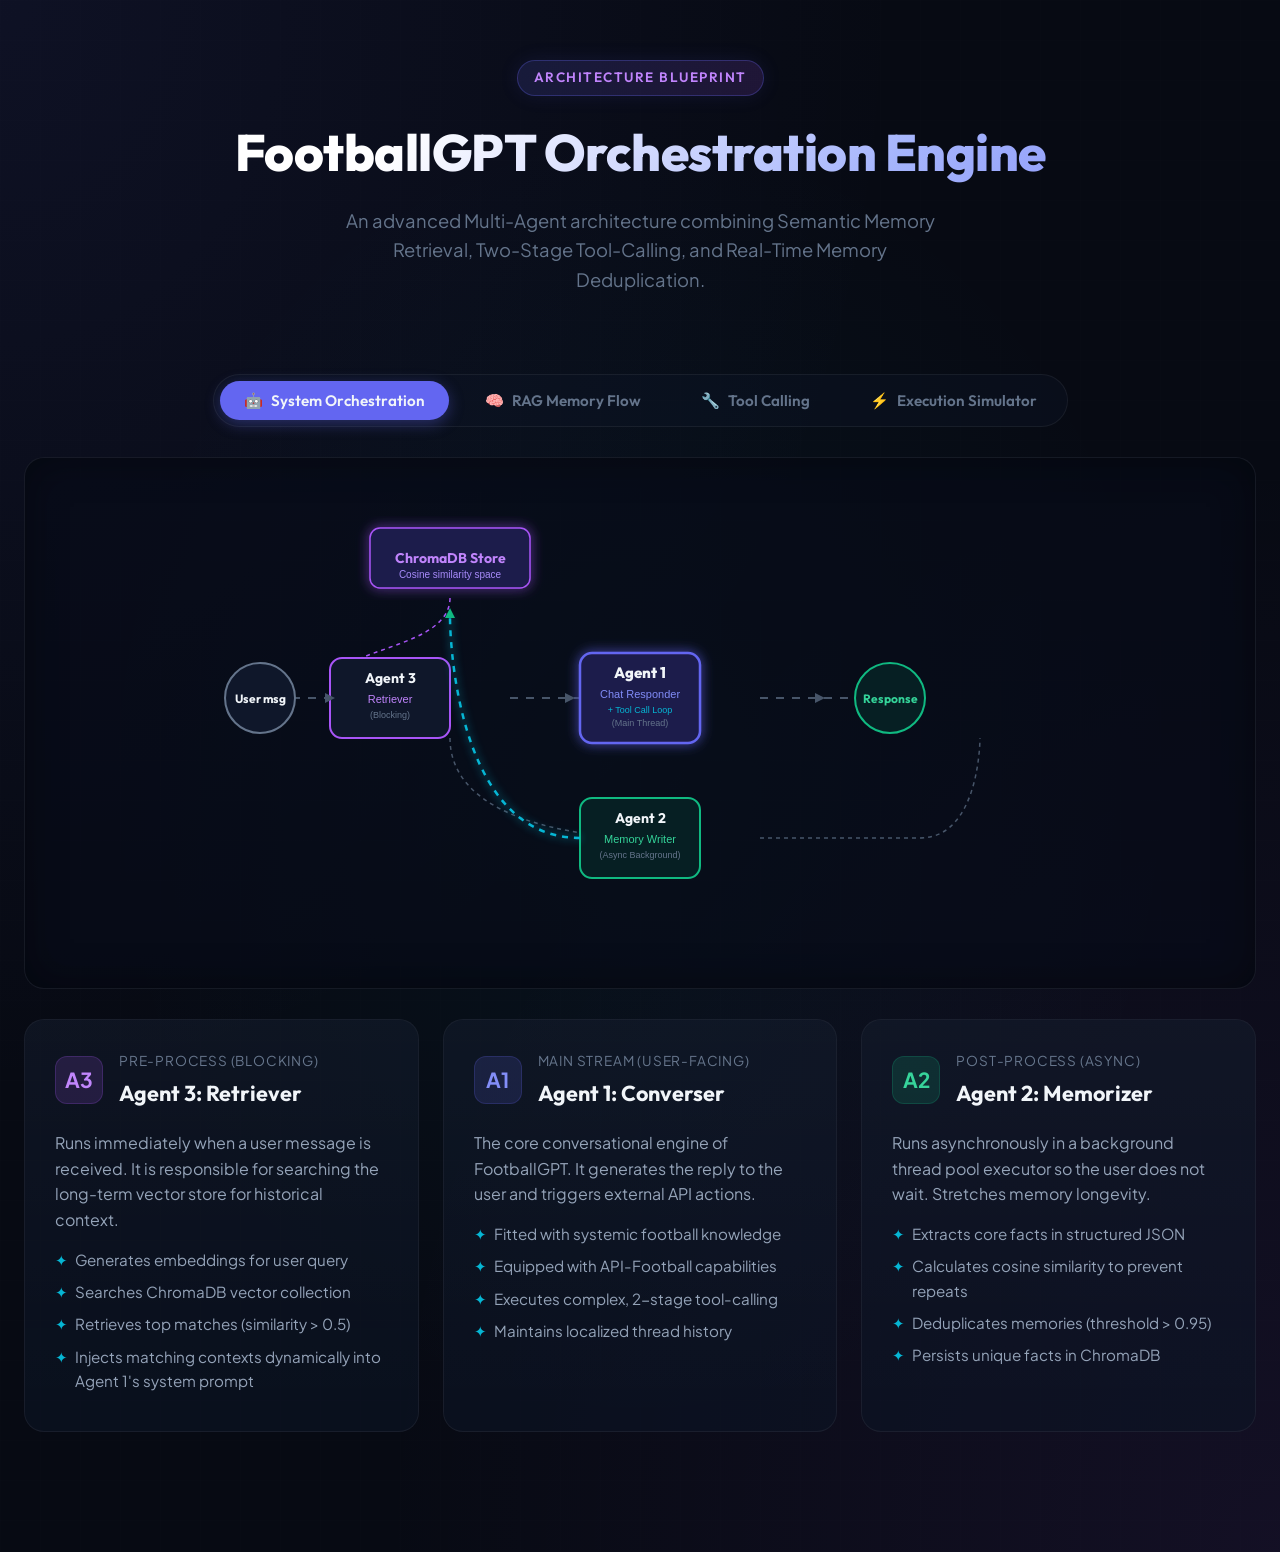
<file: architecture.html>
<!DOCTYPE html>
<html lang="en">
<head>
    <meta charset="UTF-8">
    <meta name="viewport" content="width=device-width, initial-scale=1.0">
    <title>FootballGPT Architecture & RAG Memory Flow</title>
    <!-- Google Fonts -->
    <link rel="preconnect" href="https://fonts.googleapis.com">
    <link rel="preconnect" href="https://fonts.gstatic.com" crossorigin>
    <link href="https://fonts.googleapis.com/css2?family=Fira+Code:wght@400;500;600&family=Outfit:wght@300;400;500;600;700;800&family=Plus+Jakarta+Sans:wght@300;400;500;600;700;800&display=swap" rel="stylesheet">
    
    <style>
        :root {
            --bg-dark: #070a13;
            --bg-card: rgba(13, 20, 38, 0.6);
            --bg-card-hover: rgba(20, 32, 60, 0.85);
            --border-color: rgba(255, 255, 255, 0.06);
            --border-hover: rgba(99, 102, 241, 0.4);
            
            --color-text: #94a3b8;
            --color-text-bright: #f1f5f9;
            --color-text-dark: #64748b;
            
            --primary: #6366f1;
            --primary-glow: rgba(99, 102, 241, 0.15);
            --secondary: #06b6d4;
            --secondary-glow: rgba(6, 182, 212, 0.15);
            --accent: #a855f7;
            --accent-glow: rgba(168, 85, 247, 0.15);
            --success: #10b981;
            --success-glow: rgba(16, 185, 129, 0.15);
            --warning: #f59e0b;
            
            --font-main: 'Plus Jakarta Sans', sans-serif;
            --font-title: 'Outfit', sans-serif;
            --font-mono: 'Fira Code', monospace;
            
            --transition: all 0.3s cubic-bezier(0.4, 0, 0.2, 1);
        }

        * {
            box-sizing: border-box;
            margin: 0;
            padding: 0;
        }

        body {
            background-color: var(--bg-dark);
            background-image: 
                radial-gradient(at 0% 0%, rgba(99, 102, 241, 0.08) 0px, transparent 50%),
                radial-gradient(at 100% 100%, rgba(168, 85, 247, 0.08) 0px, transparent 50%),
                radial-gradient(at 50% 50%, rgba(6, 182, 212, 0.05) 0px, transparent 60%),
                linear-gradient(rgba(255, 255, 255, 0.004) 1px, transparent 1px),
                linear-gradient(90deg, rgba(255, 255, 255, 0.004) 1px, transparent 1px);
            background-size: 100% 100%, 100% 100%, 100% 100%, 40px 40px, 40px 40px;
            color: var(--color-text);
            font-family: var(--font-main);
            line-height: 1.6;
            overflow-x: hidden;
            padding-bottom: 80px;
        }

        /* Scrollbar */
        ::-webkit-scrollbar {
            width: 8px;
            height: 8px;
        }
        ::-webkit-scrollbar-track {
            background: var(--bg-dark);
        }
        ::-webkit-scrollbar-thumb {
            background: rgba(99, 102, 241, 0.2);
            border-radius: 4px;
        }
        ::-webkit-scrollbar-thumb:hover {
            background: rgba(99, 102, 241, 0.5);
        }

        /* Container */
        .container {
            max-width: 1400px;
            margin: 0 auto;
            padding: 0 24px;
        }

        /* Header */
        header {
            padding: 60px 0 40px 0;
            text-align: center;
            position: relative;
        }

        .badge {
            background: linear-gradient(90deg, rgba(99, 102, 241, 0.15) 0%, rgba(168, 85, 247, 0.15) 100%);
            border: 1px solid rgba(99, 102, 241, 0.3);
            color: #c084fc;
            padding: 6px 16px;
            border-radius: 100px;
            font-family: var(--font-title);
            font-size: 0.85rem;
            font-weight: 600;
            letter-spacing: 1.5px;
            text-transform: uppercase;
            display: inline-block;
            margin-bottom: 16px;
            box-shadow: 0 0 20px rgba(99, 102, 241, 0.1);
        }

        h1 {
            font-family: var(--font-title);
            font-size: 3.2rem;
            font-weight: 800;
            color: var(--color-text-bright);
            letter-spacing: -0.5px;
            margin-bottom: 12px;
            background: linear-gradient(135deg, #fff 30%, #a5b4fc 70%, #818cf8 100%);
            -webkit-background-clip: text;
            -webkit-text-fill-color: transparent;
        }

        .subtitle {
            font-size: 1.15rem;
            color: var(--color-text-dark);
            max-width: 600px;
            margin: 0 auto;
        }

        /* Tabs Navigation */
        .tabs-nav {
            display: flex;
            justify-content: center;
            gap: 12px;
            margin: 40px 0 30px 0;
            background: rgba(13, 20, 38, 0.4);
            border: 1px solid var(--border-color);
            padding: 6px;
            border-radius: 100px;
            max-width: fit-content;
            margin-left: auto;
            margin-right: auto;
        }

        .tab-btn {
            background: transparent;
            border: none;
            color: var(--color-text-dark);
            font-family: var(--font-title);
            font-size: 0.95rem;
            font-weight: 600;
            padding: 10px 24px;
            border-radius: 100px;
            cursor: pointer;
            transition: var(--transition);
            display: flex;
            align-items: center;
            gap: 8px;
        }

        .tab-btn:hover {
            color: var(--color-text-bright);
        }

        .tab-btn.active {
            background: var(--primary);
            color: var(--color-text-bright);
            box-shadow: 0 4px 15px rgba(99, 102, 241, 0.35);
        }

        /* Tab Content */
        .tab-pane {
            display: none;
            animation: fadeIn 0.4s ease-out forwards;
        }

        .tab-pane.active {
            display: block;
        }

        @keyframes fadeIn {
            from { opacity: 0; transform: translateY(15px); }
            to { opacity: 1; transform: translateY(0); }
        }

        /* Grid Layouts */
        .grid-2 {
            display: grid;
            grid-template-columns: 1fr 1fr;
            gap: 30px;
            margin-bottom: 40px;
        }

        .grid-3 {
            display: grid;
            grid-template-columns: repeat(3, 1fr);
            gap: 24px;
            margin-bottom: 40px;
        }

        @media (max-width: 1024px) {
            .grid-2, .grid-3 {
                grid-template-columns: 1fr;
            }
        }

        /* Cards */
        .card {
            background: var(--bg-card);
            border: 1px solid var(--border-color);
            border-radius: 20px;
            padding: 30px;
            backdrop-filter: blur(12px);
            transition: var(--transition);
            position: relative;
            overflow: hidden;
        }

        .card::before {
            content: '';
            position: absolute;
            top: 0;
            left: 0;
            width: 100%;
            height: 100%;
            background: linear-gradient(180deg, rgba(255,255,255,0.02) 0%, transparent 100%);
            pointer-events: none;
        }

        .card:hover {
            background: var(--bg-card-hover);
            border-color: var(--border-hover);
            transform: translateY(-4px);
            box-shadow: 0 12px 30px rgba(0, 0, 0, 0.2), 0 0 15px rgba(99, 102, 241, 0.05);
        }

        .card-header {
            display: flex;
            align-items: center;
            gap: 16px;
            margin-bottom: 20px;
        }

        .card-icon {
            width: 48px;
            height: 48px;
            border-radius: 12px;
            display: flex;
            align-items: center;
            justify-content: center;
            font-size: 1.3rem;
            font-weight: 700;
        }

        .icon-primary {
            background: var(--primary-glow);
            color: #818cf8;
            border: 1px solid rgba(99, 102, 241, 0.2);
        }

        .icon-secondary {
            background: var(--secondary-glow);
            color: #22d3ee;
            border: 1px solid rgba(6, 182, 212, 0.2);
        }

        .icon-accent {
            background: var(--accent-glow);
            color: #c084fc;
            border: 1px solid rgba(168, 85, 247, 0.2);
        }

        .icon-success {
            background: var(--success-glow);
            color: #34d399;
            border: 1px solid rgba(16, 185, 129, 0.2);
        }

        .card-title {
            font-family: var(--font-title);
            color: var(--color-text-bright);
            font-size: 1.35rem;
            font-weight: 700;
        }

        .card-subtitle {
            font-size: 0.85rem;
            color: var(--color-text-dark);
            text-transform: uppercase;
            letter-spacing: 0.8px;
            margin-bottom: 4px;
        }

        /* Diagram Containers */
        .diagram-container {
            background: rgba(8, 12, 25, 0.7);
            border: 1px solid var(--border-color);
            border-radius: 20px;
            padding: 40px 20px;
            display: flex;
            justify-content: center;
            align-items: center;
            position: relative;
            min-height: 400px;
            box-shadow: inset 0 0 40px rgba(0, 0, 0, 0.4);
            margin-bottom: 30px;
        }

        svg {
            width: 100%;
            height: auto;
            max-width: 1000px;
        }

        /* SVG styles for animations */
        .svg-node {
            transition: var(--transition);
            cursor: pointer;
        }

        .svg-node:hover rect, .svg-node:hover circle {
            stroke: var(--primary);
            fill: rgba(99, 102, 241, 0.15) !important;
            filter: drop-shadow(0 0 8px var(--primary));
        }

        .svg-line {
            stroke-dasharray: 8;
            animation: dash 30s linear infinite;
        }

        .svg-line-active {
            stroke: var(--secondary);
            stroke-width: 2.5px;
            filter: drop-shadow(0 0 4px var(--secondary));
            animation: dash-fast 15s linear infinite;
        }

        @keyframes dash {
            to { stroke-dashoffset: -1000; }
        }

        @keyframes dash-fast {
            to { stroke-dashoffset: -1000; }
        }

        /* Code Blocks */
        .code-container {
            margin-top: 20px;
        }

        .code-tabs {
            display: flex;
            border-bottom: 1px solid var(--border-color);
            margin-bottom: 15px;
            gap: 15px;
        }

        .code-tab {
            background: transparent;
            border: none;
            border-bottom: 2px solid transparent;
            color: var(--color-text-dark);
            padding: 8px 12px;
            cursor: pointer;
            font-family: var(--font-title);
            font-weight: 600;
            font-size: 0.9rem;
            transition: var(--transition);
        }

        .code-tab.active {
            color: var(--primary);
            border-bottom-color: var(--primary);
        }

        .code-block {
            display: none;
            background: #090c15 !important;
            border: 1px solid rgba(255, 255, 255, 0.04);
            border-radius: 12px;
            padding: 20px;
            overflow-x: auto;
            font-family: var(--font-mono);
            font-size: 0.85rem;
            color: #cbd5e1;
            white-space: pre;
            line-height: 1.5;
        }

        .code-block.active {
            display: block;
        }

        .keyword { color: #f472b6; }
        .function { color: #60a5fa; }
        .string { color: #34d399; }
        .comment { color: #64748b; font-style: italic; }
        .number { color: #fbbf24; }
        .decorator { color: #a78bfa; }

        /* Steps List */
        .steps {
            list-style: none;
        }

        .step-item {
            display: flex;
            gap: 16px;
            padding: 16px 0;
            border-bottom: 1px solid var(--border-color);
        }

        .step-item:last-child {
            border-bottom: none;
            padding-bottom: 0;
        }

        .step-num {
            width: 28px;
            height: 28px;
            background: var(--primary-glow);
            border: 1px solid rgba(99, 102, 241, 0.3);
            border-radius: 50%;
            display: flex;
            align-items: center;
            justify-content: center;
            font-family: var(--font-title);
            font-size: 0.85rem;
            font-weight: 700;
            color: #818cf8;
            flex-shrink: 0;
        }

        .step-content h4 {
            color: var(--color-text-bright);
            font-family: var(--font-title);
            margin-bottom: 4px;
        }

        .step-content p {
            font-size: 0.9rem;
            color: var(--color-text);
        }

        /* Simulator Widget */
        .simulator {
            background: linear-gradient(145deg, rgba(13, 20, 38, 0.8) 0%, rgba(8, 12, 25, 0.9) 100%);
            border: 1px solid var(--border-hover);
            box-shadow: 0 20px 40px rgba(0, 0, 0, 0.4), 0 0 30px rgba(99, 102, 241, 0.05);
        }

        .sim-input-group {
            display: flex;
            gap: 12px;
            margin: 20px 0;
        }

        .sim-input {
            flex-grow: 1;
            background: rgba(7, 10, 19, 0.8);
            border: 1px solid var(--border-color);
            border-radius: 10px;
            padding: 14px 20px;
            color: var(--color-text-bright);
            font-family: var(--font-main);
            font-size: 1rem;
            outline: none;
            transition: var(--transition);
        }

        .sim-input:focus {
            border-color: var(--primary);
            box-shadow: 0 0 10px rgba(99, 102, 241, 0.2);
        }

        .sim-btn {
            background: var(--primary);
            color: var(--color-text-bright);
            border: none;
            border-radius: 10px;
            padding: 0 28px;
            font-family: var(--font-title);
            font-weight: 600;
            cursor: pointer;
            transition: var(--transition);
            box-shadow: 0 4px 15px rgba(99, 102, 241, 0.3);
        }

        .sim-btn:hover {
            background: #4f46e5;
            transform: translateY(-2px);
        }

        .sim-flow {
            background: rgba(5, 7, 13, 0.9);
            border: 1px solid var(--border-color);
            border-radius: 12px;
            padding: 24px;
            min-height: 250px;
            display: flex;
            flex-direction: column;
            gap: 15px;
            font-family: var(--font-mono);
            font-size: 0.9rem;
            overflow-y: auto;
            max-height: 400px;
        }

        .sim-log-line {
            display: flex;
            gap: 12px;
            opacity: 0;
            transform: translateX(-10px);
            animation: logFadeIn 0.3s ease-out forwards;
        }

        @keyframes logFadeIn {
            to { opacity: 1; transform: translateX(0); }
        }

        .log-tag {
            padding: 2px 8px;
            border-radius: 4px;
            font-size: 0.75rem;
            font-weight: 600;
            text-transform: uppercase;
            height: fit-content;
        }

        .tag-sys { background: rgba(99, 102, 241, 0.2); color: #818cf8; border: 1px solid rgba(99, 102, 241, 0.3); }
        .tag-a3  { background: rgba(168, 85, 247, 0.2); color: #c084fc; border: 1px solid rgba(168, 85, 247, 0.3); }
        .tag-a1  { background: rgba(6, 182, 212, 0.2); color: #22d3ee; border: 1px solid rgba(6, 182, 212, 0.3); }
        .tag-tool{ background: rgba(245, 158, 11, 0.2); color: #fbbf24; border: 1px solid rgba(245, 158, 11, 0.3); }
        .tag-a2  { background: rgba(16, 185, 129, 0.2); color: #34d399; border: 1px solid rgba(16, 185, 129, 0.3); }

        .log-msg {
            color: var(--color-text-bright);
        }

        .log-meta {
            color: var(--color-text-dark);
            margin-left: auto;
        }

        /* Features List */
        .feature-list {
            margin-top: 15px;
        }
        .feature-list li {
            list-style: none;
            padding-left: 20px;
            position: relative;
            margin-bottom: 8px;
            font-size: 0.95rem;
        }
        .feature-list li::before {
            content: "✦";
            position: absolute;
            left: 0;
            color: var(--secondary);
        }
    </style>
</head>
<body>

    <div class="container">
        <header>
            <div class="badge">Architecture Blueprint</div>
            <h1>FootballGPT Orchestration Engine</h1>
            <p class="subtitle">An advanced Multi-Agent architecture combining Semantic Memory Retrieval, Two-Stage Tool-Calling, and Real-Time Memory Deduplication.</p>
        </header>

        <!-- Navigation Tabs -->
        <div class="tabs-nav">
            <button class="tab-btn active" onclick="switchTab(event, 'tab-system')">
                <span>🤖</span> System Orchestration
            </button>
            <button class="tab-btn" onclick="switchTab(event, 'tab-rag')">
                <span>🧠</span> RAG Memory Flow
            </button>
            <button class="tab-btn" onclick="switchTab(event, 'tab-tools')">
                <span>🔧</span> Tool Calling
            </button>
            <button class="tab-btn" onclick="switchTab(event, 'tab-simulator')">
                <span>⚡</span> Execution Simulator
            </button>
        </div>

        <!-- TAB 1: SYSTEM ORCHESTRATION -->
        <div id="tab-system" class="tab-pane active">
            <!-- Diagram -->
            <div class="diagram-container">
                <svg viewBox="0 0 1000 450" xmlns="http://www.w3.org/2000/svg">
                    <defs>
                        <!-- Glow Filters -->
                        <filter id="glow-primary" x="-20%" y="-20%" width="140%" height="140%">
                            <feGaussianBlur stdDeviation="6" result="blur"/>
                            <feComposite in="SourceGraphic" in2="blur" operator="over"/>
                        </filter>
                        <filter id="glow-secondary" x="-20%" y="-20%" width="140%" height="140%">
                            <feGaussianBlur stdDeviation="6" result="blur"/>
                            <feComposite in="SourceGraphic" in2="blur" operator="over"/>
                        </filter>
                    </defs>

                    <!-- Background lines / connection network -->
                    <path d="M 120,200 L 250,200" stroke="#475569" stroke-width="2" fill="none" class="svg-line" />
                    <path d="M 370,200 L 500,200" stroke="#475569" stroke-width="2" fill="none" class="svg-line" />
                    <path d="M 620,200 L 750,200" stroke="#475569" stroke-width="2" fill="none" class="svg-line" />
                    
                    <!-- Parallel Thread Splits -->
                    <path d="M 310,240 C 310,340 500,340 500,340" stroke="#475569" stroke-width="1.5" stroke-dasharray="4" fill="none" />
                    <path d="M 620,340 L 780,340 C 840,340 840,240 840,240" stroke="#475569" stroke-width="1.5" stroke-dasharray="4" fill="none" />

                    <!-- ChromaDB memory injection path -->
                    <path d="M 310,100 C 310,150 200,150 200,180" stroke="#a855f7" stroke-width="1.5" stroke-dasharray="4" fill="none" />
                    
                    <!-- ChromaDB Node -->
                    <g class="svg-node" transform="translate(310, 60)">
                        <rect x="-80" y="-30" width="160" height="60" rx="10" fill="#1e1b4b" stroke="#a855f7" stroke-width="1.5" filter="url(#glow-secondary)" />
                        <text x="0" y="5" font-family="'Outfit', sans-serif" font-size="14" font-weight="700" fill="#c084fc" text-anchor="middle">ChromaDB Store</text>
                        <text x="0" y="20" font-family="sans-serif" font-size="10" fill="#a78bfa" text-anchor="middle">Cosine similarity space</text>
                    </g>

                    <!-- User input Node -->
                    <g class="svg-node" transform="translate(120, 200)">
                        <circle cx="0" cy="0" r="35" fill="#0f172a" stroke="#64748b" stroke-width="2" />
                        <text x="0" y="5" font-family="'Outfit', sans-serif" font-size="12" font-weight="700" fill="#f1f5f9" text-anchor="middle">User msg</text>
                    </g>

                    <!-- Agent 3 Node -->
                    <g class="svg-node" transform="translate(250, 200)">
                        <rect x="-60" y="-40" width="120" height="80" rx="12" fill="#0f172a" stroke="#a855f7" stroke-width="2" />
                        <text x="0" y="-15" font-family="'Outfit', sans-serif" font-size="14" font-weight="700" fill="#f1f5f9" text-anchor="middle">Agent 3</text>
                        <text x="0" y="5" font-family="sans-serif" font-size="11" fill="#c084fc" text-anchor="middle">Retriever</text>
                        <text x="0" y="20" font-family="sans-serif" font-size="9" fill="#64748b" text-anchor="middle">(Blocking)</text>
                    </g>

                    <!-- Agent 1 Node -->
                    <g class="svg-node" transform="translate(500, 200)">
                        <rect x="-60" y="-45" width="120" height="90" rx="12" fill="#1e1b4b" stroke="#6366f1" stroke-width="2.5" filter="url(#glow-primary)" />
                        <text x="0" y="-20" font-family="'Outfit', sans-serif" font-size="15" font-weight="800" fill="#f1f5f9" text-anchor="middle">Agent 1</text>
                        <text x="0" y="0" font-family="sans-serif" font-size="11" fill="#818cf8" text-anchor="middle">Chat Responder</text>
                        <text x="0" y="15" font-family="sans-serif" font-size="9" fill="#06b6d4" text-anchor="middle">+ Tool Call Loop</text>
                        <text x="0" y="28" font-family="sans-serif" font-size="9" fill="#64748b" text-anchor="middle">(Main Thread)</text>
                    </g>

                    <!-- Agent 2 Node -->
                    <g class="svg-node" transform="translate(500, 340)">
                        <rect x="-60" y="-40" width="120" height="80" rx="12" fill="#061f23" stroke="#10b981" stroke-width="2" />
                        <text x="0" y="-15" font-family="'Outfit', sans-serif" font-size="14" font-weight="700" fill="#f1f5f9" text-anchor="middle">Agent 2</text>
                        <text x="0" y="5" font-family="sans-serif" font-size="11" fill="#34d399" text-anchor="middle">Memory Writer</text>
                        <text x="0" y="20" font-family="sans-serif" font-size="9" fill="#64748b" text-anchor="middle">(Async Background)</text>
                    </g>

                    <!-- Connection back to database from Agent 2 -->
                    <path d="M 440,340 C 310,340 310,120 310,120" stroke="#10b981" stroke-width="2" stroke-dasharray="6" fill="none" class="svg-line-active" />

                    <!-- Output Node -->
                    <g class="svg-node" transform="translate(750, 200)">
                        <circle cx="0" cy="0" r="35" fill="#061f23" stroke="#10b981" stroke-width="2" />
                        <text x="0" y="5" font-family="'Outfit', sans-serif" font-size="12" font-weight="700" fill="#34d399" text-anchor="middle">Response</text>
                    </g>

                    <!-- Flow Arrows -->
                    <polygon points="195,200 185,195 185,205" fill="#475569" />
                    <polygon points="435,200 425,195 425,205" fill="#475569" />
                    <polygon points="685,200 675,195 675,205" fill="#475569" />
                    
                    <!-- ChromaDB Write Arrow -->
                    <polygon points="310,110 305,120 315,120" fill="#10b981" />
                </svg>
            </div>

            <!-- Agent Explanations -->
            <div class="grid-3">
                <div class="card">
                    <div class="card-header">
                        <div class="card-icon icon-accent">A3</div>
                        <div>
                            <div class="card-subtitle">Pre-Process (Blocking)</div>
                            <h3 class="card-title">Agent 3: Retriever</h3>
                        </div>
                    </div>
                    <p>Runs immediately when a user message is received. It is responsible for searching the long-term vector store for historical context.</p>
                    <ul class="feature-list">
                        <li>Generates embeddings for user query</li>
                        <li>Searches ChromaDB vector collection</li>
                        <li>Retrieves top matches (similarity > 0.5)</li>
                        <li>Injects matching contexts dynamically into Agent 1's system prompt</li>
                    </ul>
                </div>

                <div class="card">
                    <div class="card-header">
                        <div class="card-icon icon-primary">A1</div>
                        <div>
                            <div class="card-subtitle">Main Stream (User-Facing)</div>
                            <h3 class="card-title">Agent 1: Converser</h3>
                        </div>
                    </div>
                    <p>The core conversational engine of FootballGPT. It generates the reply to the user and triggers external API actions.</p>
                    <ul class="feature-list">
                        <li>Fitted with systemic football knowledge</li>
                        <li>Equipped with API-Football capabilities</li>
                        <li>Executes complex, 2-stage tool-calling</li>
                        <li>Maintains localized thread history</li>
                    </ul>
                </div>

                <div class="card">
                    <div class="card-header">
                        <div class="card-icon icon-success">A2</div>
                        <div>
                            <div class="card-subtitle">Post-Process (Async)</div>
                            <h3 class="card-title">Agent 2: Memorizer</h3>
                        </div>
                    </div>
                    <p>Runs asynchronously in a background thread pool executor so the user does not wait. Stretches memory longevity.</p>
                    <ul class="feature-list">
                        <li>Extracts core facts in structured JSON</li>
                        <li>Calculates cosine similarity to prevent repeats</li>
                        <li>Deduplicates memories (threshold > 0.95)</li>
                        <li>Persists unique facts in ChromaDB</li>
                    </ul>
                </div>
            </div>
        </div>

        <!-- TAB 2: RAG MEMORY FLOW -->
        <div id="tab-rag" class="tab-pane">
            <div class="grid-2">
                <!-- Diagram -->
                <div class="diagram-container">
                    <svg viewBox="0 0 500 500" xmlns="http://www.w3.org/2000/svg">
                        <!-- Vertical Memory Pipeline -->
                        <g transform="translate(250, 50)">
                            <!-- User Message -->
                            <rect x="-100" y="0" width="200" height="40" rx="8" fill="#0f172a" stroke="#64748b" stroke-width="1.5"/>
                            <text x="0" y="25" font-family="'Outfit', sans-serif" font-size="12" fill="#fff" text-anchor="middle">1. User message extracted</text>
                            
                            <!-- Arrow down -->
                            <path d="M 0,40 L 0,80" stroke="#6366f1" stroke-width="2" marker-end="url(#arrow)" />
                            
                            <!-- Embed block -->
                            <g transform="translate(0, 80)">
                                <rect x="-100" y="0" width="200" height="40" rx="8" fill="#1e1b4b" stroke="#a855f7" stroke-width="1.5"/>
                                <text x="0" y="25" font-family="'Outfit', sans-serif" font-size="12" fill="#c084fc" text-anchor="middle">2. Generate Embeddings</text>
                            </g>
                            
                            <!-- Arrow down -->
                            <path d="M 0,120 L 0,160" stroke="#6366f1" stroke-width="2" />
                            
                            <!-- Similarity search / Deduplication -->
                            <g transform="translate(0, 160)">
                                <polygon points="0,0 120,30 0,60 -120,30" fill="#061f23" stroke="#10b981" stroke-width="1.5"/>
                                <text x="0" y="35" font-family="'Outfit', sans-serif" font-size="11" fill="#34d399" text-anchor="middle">3. ChromaDB Query & Match</text>
                            </g>
                            
                            <!-- Arrow Right (Duplicate found) -->
                            <path d="M 120,190 L 170,190 C 200,190 200,280 200,280" stroke="#ef4444" stroke-width="1.5" stroke-dasharray="3" fill="none" />
                            <text x="160" y="180" font-family="sans-serif" font-size="10" fill="#f87171" text-anchor="middle">> 0.95 similarity</text>
                            
                            <!-- Skip Node -->
                            <g transform="translate(200, 280)">
                                <circle cx="0" cy="0" r="25" fill="#7f1d1d" stroke="#ef4444" stroke-width="1.5" />
                                <text x="0" y="4" font-family="'Outfit', sans-serif" font-size="10" fill="#fff" text-anchor="middle">SKIP</text>
                            </g>
                            
                            <!-- Arrow Down (New memory) -->
                            <path d="M 0,220 L 0,260" stroke="#10b981" stroke-width="2" />
                            <text x="40" y="245" font-family="sans-serif" font-size="10" fill="#34d399" text-anchor="middle">≤ 0.95 similarity</text>
                            
                            <!-- Store Block -->
                            <g transform="translate(0, 260)">
                                <rect x="-100" y="0" width="200" height="40" rx="8" fill="#062f29" stroke="#10b981" stroke-width="1.5"/>
                                <text x="0" y="25" font-family="'Outfit', sans-serif" font-size="12" fill="#34d399" text-anchor="middle">4. Store in ChromaDB</text>
                            </g>
                        </g>
                        
                        <!-- Marker definition -->
                        <defs>
                            <marker id="arrow" viewBox="0 0 10 10" refX="5" refY="5" markerWidth="6" markerHeight="6" orient="auto-start-reverse">
                                <path d="M 0 0 L 10 5 L 0 10 z" fill="#6366f1"/>
                            </marker>
                        </defs>
                    </svg>
                </div>

                <!-- Memory details -->
                <div class="card">
                    <h3 class="card-title" style="margin-bottom: 15px;">Deduplication & Cosine Space</h3>
                    <p style="margin-bottom: 15px;">When the memory extraction agent (Agent 2) finds a new fact, it is vital to avoid storing redundant memory blocks (e.g., repeating "User supports Arsenal" multiple times).</p>
                    
                    <div style="background: rgba(0,0,0,0.3); padding: 15px; border-radius: 10px; margin-bottom: 20px; border-left: 4px solid var(--accent);">
                        <p style="font-size: 0.9rem; font-family: var(--font-mono); color: var(--color-text-bright);">
                            distance = CosineDistance(emb_new, emb_old)<br>
                            similarity = 1.0 - (distance / 2.0)<br>
                            if similarity > 0.95: SKIP_STORE()
                        </p>
                    </div>
                    
                    <h4 style="color: var(--color-text-bright); margin-bottom: 8px;">Key Storage Attributes:</h4>
                    <ul class="feature-list" style="margin-bottom: 20px;">
                        <li><strong>Unique ID:</strong> Stored via UUIDv4</li>
                        <li><strong>Embedding:</strong> Multi-dimensional array representing semantic layout</li>
                        <li><strong>Document:</strong> Cleaned text descriptor of the fact</li>
                        <li><strong>Metadata:</strong> ISO timestamp to manage time-sensitive recall</li>
                    </ul>

                    <div class="code-container">
                        <div class="code-tabs">
                            <button class="code-tab active" onclick="switchCode(event, 'code-extract')">Extraction</button>
                            <button class="code-tab" onclick="switchCode(event, 'code-dedup')">Deduplication</button>
                        </div>
                        
                        <div id="code-extract" class="code-block active"><span class="keyword">def</span> <span class="function">extract_memory</span>(user_message: str) -&gt; str:
    <span class="comment"># Call local model to parse message for important facts</span>
    payload = {
        <span class="string">"model"</span>: MODEL,
        <span class="string">"messages"</span>: [
            {<span class="string">"role"</span>: <span class="string">"system"</span>, <span class="string">"content"</span>: MEMORY_SYSTEM_PROMPT},
            {<span class="string">"role"</span>: <span class="string">"user"</span>, <span class="string">"content"</span>: user_message}
        ],
        <span class="string">"stream"</span>: <span class="keyword">False</span>
    }
    resp = requests.post(OLLAMA_URL, json=payload)
    <span class="comment"># Parses structured JSON {"imp": "User supports Arsenal"}</span></div>

                        <div id="code-dedup" class="code-block"><span class="comment"># Calculate similarity check (ChromaDB cosine space)</span>
<span class="keyword">if</span> memory_collection.count() &gt; <span class="number">0</span>:
    existing = memory_collection.query(
        query_embeddings=[embedding_vector],
        n_results=<span class="number">1</span>,
        include=[<span class="string">"distances"</span>]
    )
    <span class="keyword">if</span> existing[<span class="string">"distances"</span>][<span class="number">0</span>]:
        similarity = <span class="number">1</span> - (existing[<span class="string">"distances"</span>][<span class="number">0</span>][<span class="number">0</span>] / <span class="number">2</span>)
        <span class="keyword">if</span> similarity &gt; <span class="number">0.95</span>:
            print(<span class="string">"[Agent 2] Duplicate skipped"</span>)
            <span class="keyword">return</span> <span class="string">"Duplicate — not stored"</span></div>
                    </div>
                </div>
            </div>
        </div>

        <!-- TAB 3: TOOL CALLING -->
        <div id="tab-tools" class="tab-pane">
            <div class="grid-2">
                <div class="card">
                    <h3 class="card-title" style="margin-bottom: 15px;">2-Stage Tool Execution Loop</h3>
                    <p style="margin-bottom: 15px;">Instead of replying blindly, Agent 1 is loaded with structural tool definition schemas. Emojis and other configurations are fine-tuned for a fast, responsive interface.</p>

                    <div class="steps">
                        <div class="step-item">
                            <div class="step-num">1</div>
                            <div class="step-content">
                                <h4>LLM Decides Action</h4>
                                <p>The model receives the conversation history. It decides if the user's question requires real-time data (e.g. current standings) and returns a structural tool call payload instead of final text.</p>
                            </div>
                        </div>
                        <div class="step-item">
                            <div class="step-num">2</div>
                            <div class="step-content">
                                <h4>Interception & Execution</h4>
                                <p>The Flask application intercepts the tool call, matches the function name against local handlers, runs the request against the external <code>api-sports</code> endpoint, and formats the output string.</p>
                            </div>
                        </div>
                        <div class="step-item">
                            <div class="step-num">3</div>
                            <div class="step-content">
                                <h4>Data Feed & Final Answer</h4>
                                <p>The formatted output is injected as a <code>tool</code> role message in the conversation thread. The model runs a second completion cycle to build a natural conversational response utilizing the retrieved metrics.</p>
                            </div>
                        </div>
                    </div>

                    <div style="background: rgba(6, 182, 212, 0.05); border: 1px solid rgba(6, 182, 212, 0.2); padding: 15px; border-radius: 12px; margin-top: 25px;">
                        <h4 style="color: var(--color-text-bright); margin-bottom: 8px;">Available API-Football Handlers:</h4>
                        <code style="font-family: var(--font-mono); font-size: 0.85rem; color: #22d3ee;">get_standings()</code>, 
                        <code style="font-family: var(--font-mono); font-size: 0.85rem; color: #22d3ee;">get_fixtures()</code>, 
                        <code style="font-family: var(--font-mono); font-size: 0.85rem; color: #22d3ee;">get_live_scores()</code>, 
                        <code style="font-family: var(--font-mono); font-size: 0.85rem; color: #22d3ee;">get_player_stats()</code>, 
                        <code style="font-family: var(--font-mono); font-size: 0.85rem; color: #22d3ee;">get_top_scorers()</code>
                    </div>
                </div>

                <!-- Tool Diagram -->
                <div class="diagram-container">
                    <svg viewBox="0 0 500 500" xmlns="http://www.w3.org/2000/svg">
                        <!-- Horizontal Flow -->
                        <g transform="translate(250, 40)">
                            <!-- User Message -->
                            <rect x="-90" y="0" width="180" height="40" rx="8" fill="#0f172a" stroke="#64748b" stroke-width="1.5"/>
                            <text x="0" y="25" font-family="'Outfit', sans-serif" font-size="11" fill="#fff" text-anchor="middle">Conversation Thread</text>
                            
                            <!-- Arrow down -->
                            <path d="M 0,40 L 0,80" stroke="#6366f1" stroke-width="1.5" />
                            
                            <!-- First LLM call -->
                            <g transform="translate(0, 80)">
                                <rect x="-90" y="0" width="180" height="45" rx="8" fill="#1e1b4b" stroke="#6366f1" stroke-width="1.5"/>
                                <text x="0" y="20" font-family="'Outfit', sans-serif" font-size="12" fill="#818cf8" text-anchor="middle">First LLM Call</text>
                                <text x="0" y="35" font-family="sans-serif" font-size="9" fill="#94a3b8" text-anchor="middle">(Decides if tool is needed)</text>
                            </g>
                            
                            <!-- Arrow down -->
                            <path d="M 0,125 L 0,165" stroke="#6366f1" stroke-width="1.5" />
                            
                            <!-- Branching Decision -->
                            <g transform="translate(0, 165)">
                                <polygon points="0,0 80,25 0,50 -80,25" fill="#0f172a" stroke="#fbbf24" stroke-width="1.5"/>
                                <text x="0" y="30" font-family="sans-serif" font-size="10" fill="#fbbf24" text-anchor="middle">Tool call requested?</text>
                            </g>
                            
                            <!-- No -> Output -->
                            <path d="M -80,190 L -150,190 L -150,380 L -80,380" stroke="#64748b" stroke-width="1.5" stroke-dasharray="3" fill="none" />
                            <text x="-135" y="180" font-family="sans-serif" font-size="9" fill="#64748b" text-anchor="middle">No</text>
                            
                            <!-- Yes -> Execute tool -->
                            <path d="M 80,190 L 150,190 L 150,250" stroke="#fbbf24" stroke-width="1.5" fill="none" />
                            <text x="110" y="180" font-family="sans-serif" font-size="9" fill="#fbbf24" text-anchor="middle">Yes</text>
                            
                            <!-- Execute Local Tool function -->
                            <g transform="translate(150, 250)">
                                <rect x="-80" y="0" width="160" height="40" rx="8" fill="#0f172a" stroke="#22d3ee" stroke-width="1.5"/>
                                <text x="0" y="20" font-family="'Outfit', sans-serif" font-size="11" fill="#22d3ee" text-anchor="middle">API-Sports execution</text>
                                <text x="0" y="32" font-family="sans-serif" font-size="8" fill="#64748b" text-anchor="middle">get_standings / get_player_stats...</text>
                            </g>
                            
                            <!-- Arrow down from local tool -->
                            <path d="M 150,290 L 150,330 C 150,360 80,360 80,360" stroke="#22d3ee" stroke-width="1.5" fill="none" />
                            
                            <!-- Feed results back to second LLM call -->
                            <g transform="translate(0, 340)">
                                <rect x="-90" y="0" width="180" height="45" rx="8" fill="#1e1b4b" stroke="#10b981" stroke-width="1.5"/>
                                <text x="0" y="20" font-family="'Outfit', sans-serif" font-size="12" fill="#34d399" text-anchor="middle">Second LLM Call</text>
                                <text x="0" y="35" font-family="sans-serif" font-size="9" fill="#94a3b8" text-anchor="middle">(With Tool Outputs injected)</text>
                            </g>
                            
                            <!-- Arrow down -->
                            <path d="M 0,385 L 0,425" stroke="#10b981" stroke-width="1.5" />
                            
                            <!-- Final reply -->
                            <g transform="translate(0, 425)">
                                <rect x="-80" y="0" width="160" height="35" rx="8" fill="#062f29" stroke="#10b981" stroke-width="1.5"/>
                                <text x="0" y="22" font-family="'Outfit', sans-serif" font-size="12" fill="#34d399" text-anchor="middle">Final User Response</text>
                            </g>
                        </g>
                    </svg>
                </div>
            </div>
        </div>

        <!-- TAB 4: SIMULATOR -->
        <div id="tab-simulator" class="tab-pane">
            <div class="card simulator">
                <h3 class="card-title">Real-Time Flow Simulator</h3>
                <p>Type a message to mock-simulate the complete life-cycle of a user request across our 3-Agent ecosystem.</p>
                
                <div class="sim-input-group">
                    <input type="text" id="simInput" class="sim-input" value="Saka plays for Arsenal. Can you check where they are in the table?" placeholder="Enter query...">
                    <button class="sim-btn" onclick="startSimulation()">Simulate Flow</button>
                </div>
                
                <div id="simFlow" class="sim-flow">
                    <span style="color: var(--color-text-dark); font-style: italic;">Click "Simulate Flow" to initialize the trace...</span>
                </div>
            </div>
        </div>
    </div>

    <script>
        // Tab switching
        function switchTab(evt, tabId) {
            const panes = document.querySelectorAll('.tab-pane');
            panes.forEach(pane => pane.classList.remove('active'));
            
            const buttons = document.querySelectorAll('.tab-btn');
            buttons.forEach(btn => btn.classList.remove('active'));
            
            document.getElementById(tabId).classList.add('active');
            evt.currentTarget.classList.add('active');
        }

        // Code tab switching
        function switchCode(evt, codeId) {
            const card = evt.currentTarget.closest('.card');
            const blocks = card.querySelectorAll('.code-block');
            blocks.forEach(block => block.classList.remove('active'));
            
            const tabs = card.querySelectorAll('.code-tab');
            tabs.forEach(tab => tab.classList.remove('active'));
            
            document.getElementById(codeId).classList.add('active');
            evt.currentTarget.classList.add('active');
        }

        // Execution Simulator
        function sleep(ms) {
            return new Promise(resolve => setTimeout(resolve, ms));
        }

        async function startSimulation() {
            const container = document.getElementById('simFlow');
            const inputVal = document.getElementById('simInput').value;
            container.innerHTML = '';
            
            const logs = [
                { tag: 'sys', msg: `Received User message: "${inputVal}"`, delay: 1000 },
                { tag: 'sys', msg: 'Initiating Step 1 (Blocking retrieval)...', delay: 800 },
                { tag: 'a3', msg: 'Embedding user message...', delay: 1200 },
                { tag: 'a3', msg: 'Querying ChromaDB vector storage (n_results=3)...', delay: 1000 },
                { tag: 'a3', msg: 'Found relevant memory: "User loves Arsenal FC" (Similarity: 0.887)', delay: 1000 },
                { tag: 'a3', msg: 'Injecting memory context into Agent 1 system prompt. Pre-process complete.', delay: 800 },
                { tag: 'sys', msg: 'Spinning up ThreadPoolExecutor (max_workers=2) for Agent 1 and Agent 2...', delay: 600 },
                { tag: 'a1', msg: 'Agent 1 received system prompt + matching memory + conversation history.', delay: 1000 },
                { tag: 'a1', msg: 'Agent 1 output: Requested Tool Call -> get_standings(league_id=39, season=2024)', delay: 1200 },
                { tag: 'tool', msg: 'Executing tool: get_standings(league_id=39, season=2024)', delay: 1500 },
                { tag: 'tool', msg: 'API Sports response: 200 OK. Formatted league table generated.', delay: 1000 },
                { tag: 'a1', msg: 'Running second LLM completion cycle with injected API response table...', delay: 1200 },
                { tag: 'a1', msg: 'Agent 1 generated final reply: "Arsenal is currently 2nd in the table..."', delay: 1000 },
                { tag: 'a2', msg: 'Agent 2 (Async Background Thread) running memory extraction on user message...', delay: 1500 },
                { tag: 'a2', msg: 'Agent 2 parsed facts: {"imp": "Saka plays for Arsenal"}', delay: 1000 },
                { tag: 'a2', msg: 'Generating embedding for extracted fact...', delay: 1200 },
                { tag: 'a2', msg: 'Querying ChromaDB for similarity deduplication check...', delay: 1000 },
                { tag: 'a2', msg: 'Existing match similarity: 0.965 > 0.95 ("User loves Arsenal FC" / "Saka plays for Arsenal").', delay: 1200 },
                { tag: 'a2', msg: 'Duplicate skipped — memory not stored in database.', delay: 1000 },
                { tag: 'sys', msg: 'Trace completed successfully.', delay: 0 }
            ];

            for (let i = 0; i < logs.length; i++) {
                const log = logs[i];
                const line = document.createElement('div');
                line.className = 'sim-log-line';
                
                const time = new Date().toLocaleTimeString();
                
                line.innerHTML = `
                    <span class="log-tag tag-${log.tag}">${log.tag}</span>
                    <span class="log-msg">${log.msg}</span>
                    <span class="log-meta">${time}</span>
                `;
                
                container.appendChild(line);
                container.scrollTop = container.scrollHeight;
                
                if (log.delay > 0) {
                    await sleep(log.delay);
                }
            }
        }
    </script>
</body>
</html>
</file>
